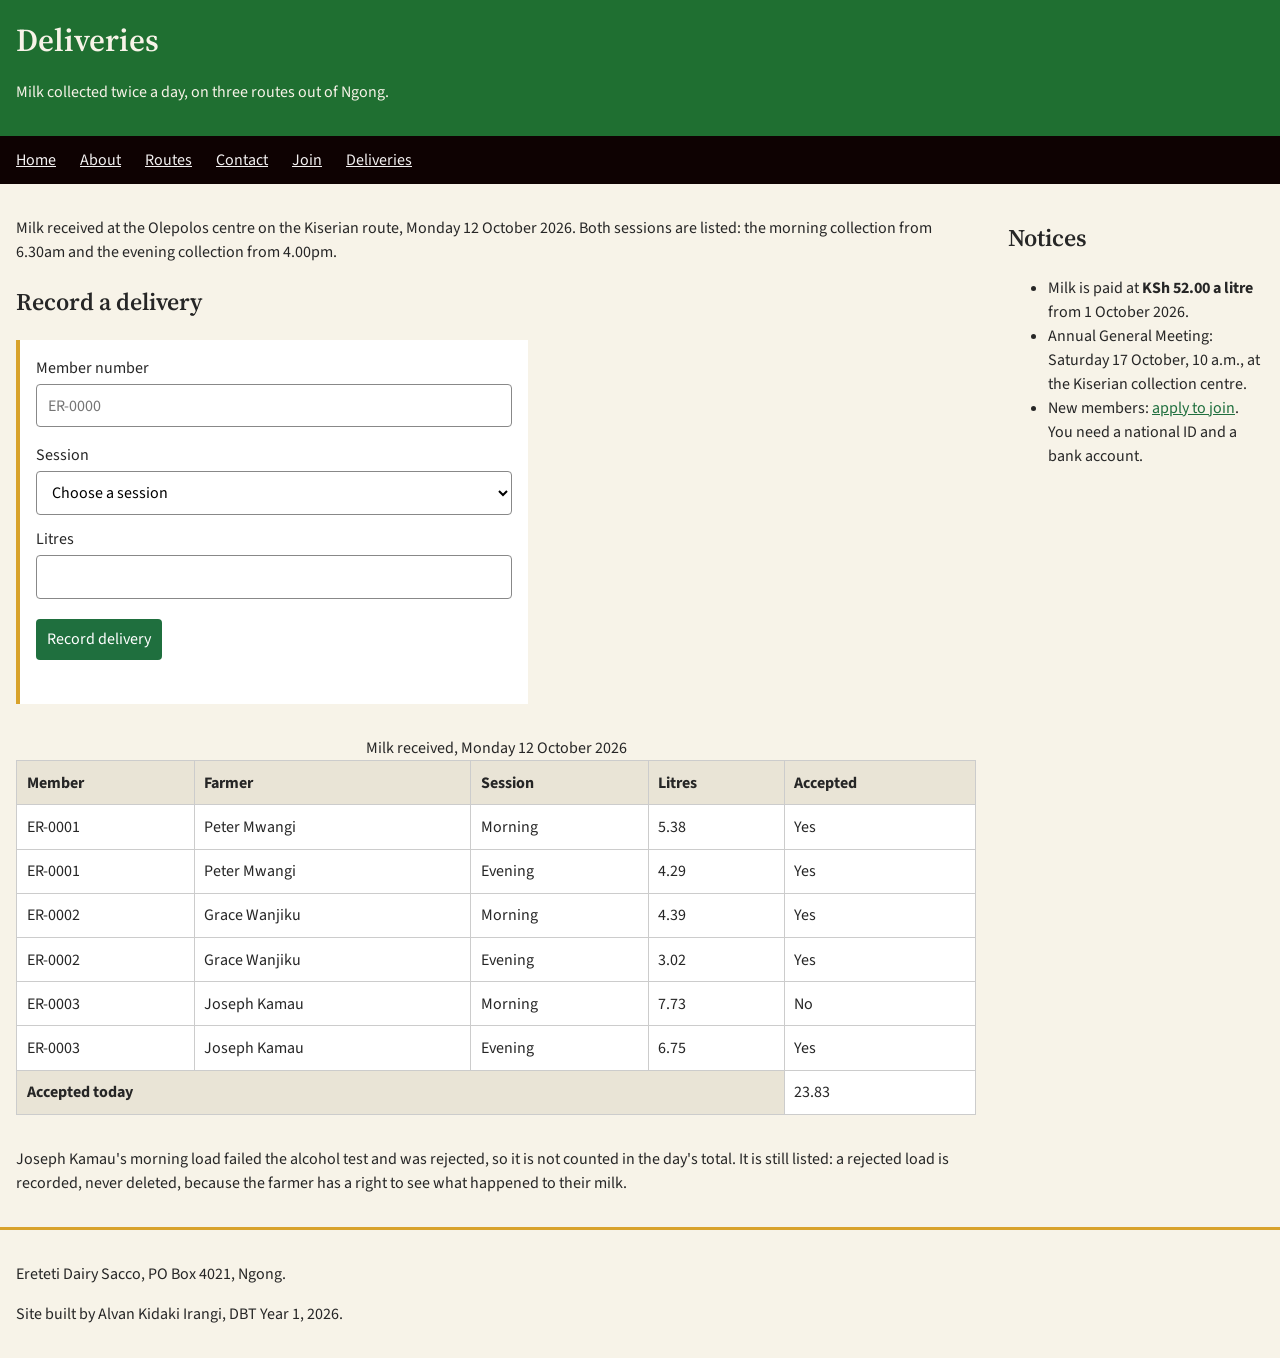
<file: deliveries.html>
<!DOCTYPE html>
<html lang="en">
<head>
  <meta charset="utf-8">
  <meta name="viewport" content="width=device-width, initial-scale=1">
  <title>Deliveries — Ereteti Dairy Sacco</title>
  <link rel="stylesheet" href="https://fonts.googleapis.com/css2?family=Source+Sans+3:wght@400;600&amp;family=Source+Serif+4:wght@600&amp;display=swap">
  <link rel="stylesheet" href="css/style.css">
  <!-- Week 8: the script, with defer -->
   <!-- an external js-->
  <script src="js/main.js" defer></script>

  <script>
    console.log("Embedded JS"); 
  </script>
</head>
<body>

  <header>
    <h1>Deliveries</h1>
    <p>Milk collected twice a day, on three routes out of Ngong.</p>
  </header>

  <nav>
    <ul>
      <li><a href="index.html">Home</a></li>
      <li><a href="about.html">About</a></li>
      <li><a href="routes.html">Routes</a></li>
      <li><a href="contact.html">Contact</a></li>
      <li><a href="register.html">Join</a></li>
      <li><a href="deliveries.html">Deliveries</a></li>
    </ul>
  </nav>

  <main>
    <p>Milk received at the Olepolos centre on the Kiserian route,
    Monday 12 October 2026. Both sessions are listed: the morning
    collection from 6.30am and the evening collection from 4.00pm.</p>

    <!-- Week 8: the clerk's form -->
    <h2>Record a delivery</h2>

    <form id="delivery-form" action="#" method="post">
      <label for="member">Member number</label>
      <input type="text" id="member" name="member_no"
             placeholder="ER-0000" required>
      <p id="member-message" class="message"
         aria-live="polite"></p>

      <label for="session">Session</label>
      <select id="session" name="session" required>
        <option value="">Choose a session</option>
        <option value="MORNING">Morning</option>
        <option value="EVENING">Evening</option>
      </select>

      <label for="litres">Litres</label>
      <input type="number" id="litres" name="litres"
             step="0.01" required>
      <p id="litres-message" class="message"
         aria-live="polite"></p>

      <button type="submit">Record delivery</button>
      <p id="form-message" aria-live="polite"></p>
    </form>

    <div class="table-scroll">
      <table >
        <caption>Milk received, Monday 12 October 2026</caption>

        <thead>
          <tr>
            <th scope="col">Member</th>
            <th scope="col">Farmer</th>
            <th scope="col">Session</th>
            <th scope="col">Litres</th>
            <th scope="col">Accepted</th>
          </tr>
        </thead>

        <tbody>
          <tr>
            <td>ER-0001</td>
            <td>Peter Mwangi</td>
            <td>Morning</td>
            <td>5.38</td>
            <td>Yes</td>
          </tr>
          <tr>
            <td>ER-0001</td>
            <td>Peter Mwangi</td>
            <td>Evening</td>
            <td>4.29</td>
            <td>Yes</td>
          </tr>
          <tr>
            <td>ER-0002</td>
            <td>Grace Wanjiku</td>
            <td>Morning</td>
            <td>4.39</td>
            <td>Yes</td>
          </tr>
          <tr>
            <td>ER-0002</td>
            <td>Grace Wanjiku</td>
            <td>Evening</td>
            <td>3.02</td>
            <td>Yes</td>
          </tr>
          <tr>
            <td>ER-0003</td>
            <td>Joseph Kamau</td>
            <td>Morning</td>
            <td>7.73</td>
            <td>No</td>
          </tr>
          <tr>
            <td>ER-0003</td>
            <td>Joseph Kamau</td>
            <td>Evening</td>
            <td>6.75</td>
            <td>Yes</td>
          </tr>
        </tbody>

        <tfoot>
          <tr>
            <th colspan="4" scope="row">Accepted today</th>
            <td id="accepted-total">23.83</td>
          </tr>
        </tfoot>
      </table>
    </div>

    <p>Joseph Kamau's morning load failed the alcohol test and was
    rejected, so it is not counted in the day's total. It is still
    listed: a rejected load is recorded, never deleted, because the
    farmer has a right to see what happened to their milk.</p>
  </main>

  <aside>
    <h2>Notices</h2>
    <ul>
      <li>Milk is paid at <strong>KSh 52.00 a litre</strong> from
          1 October 2026.</li>
      <li>Annual General Meeting: Saturday 17 October, 10 a.m., at the
          Kiserian collection centre.</li>
      <li>New members: <a href="register.html">apply to join</a>. You need
          a national ID and a bank account.</li>
    </ul>
  </aside>

  <footer>
    <p>Ereteti Dairy Sacco, PO Box 4021, Ngong.</p>
    <!-- change this line to your own name -->
    <p>Site built by Alvan Kidaki Irangi, DBT Year 1, 2026.</p>
  </footer>

</body>
</html>
</file>
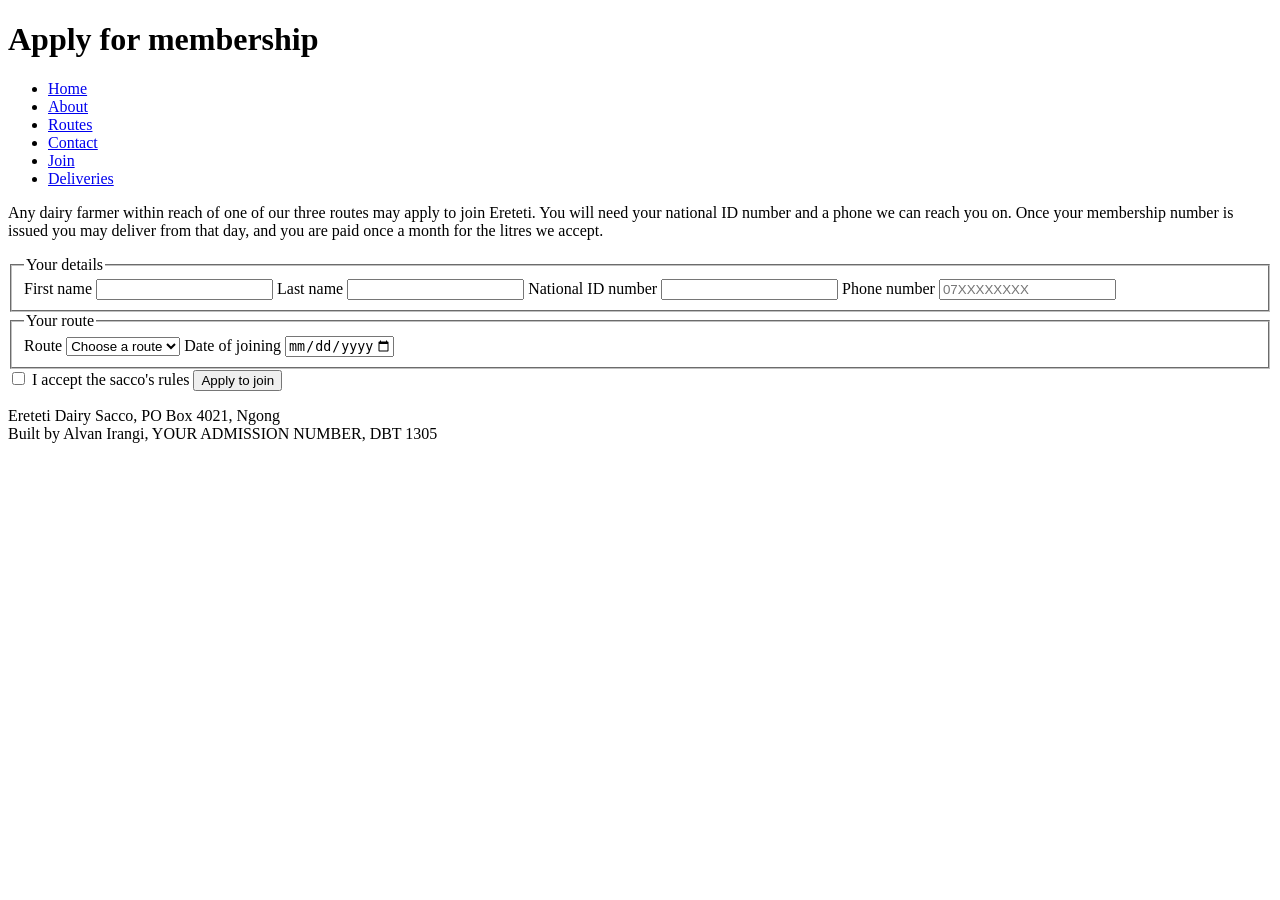
<file: register.html>
<!DOCTYPE html>
<html lang="en">
<head>
    <meta charset="UTF-8">
    <title>Apply for membership - Ereteti Dairy Sacco</title>
</head>
<body>

<header>
    <h1>Apply for membership</h1>
</header>

<nav>
    <ul>
        <li><a href="index.html">Home</a></li>
        <li><a href="about.html">About</a></li>
        <li><a href="routes.html">Routes</a></li>
        <li><a href="contact.html">Contact</a></li>
        <li><a href="register.html">Join</a></li>
        <li><a href="deliveries.html">Deliveries</a></li>
    </ul>
</nav>

<main>

    <p>
        Any dairy farmer within reach of one of our three routes may apply to join Ereteti.
        You will need your national ID number and a phone we can reach you on.
        Once your membership number is issued you may deliver from that day,
        and you are paid once a month for the litres we accept.
    </p>

    <form action="#" method="post">

        <fieldset>
            <legend>Your details</legend>

            <label for="first-name">First name</label>
            <input type="text" id="first-name" name="first_name" required>

            <label for="last-name">Last name</label>
            <input type="text" id="last-name" name="last_name" required>

            <label for="national-id">National ID number</label>
            <input type="text" id="national-id" name="national_id" required>

            <label for="phone">Phone number</label>
            <input type="tel"
                   id="phone"
                   name="phone"
                   pattern="07[0-9]{8}"
                   title="Ten digits, starting 07"
                   placeholder="07XXXXXXXX"
                   required>
        </fieldset>

        <fieldset>
            <legend>Your route</legend>

            <label for="route">Route</label>
            <select id="route" name="route" required>
                <option value="">Choose a route</option>
                <option value="1">Kiserian route</option>
                <option value="2">Ngong route</option>
                <option value="3">Rongai route</option>
            </select>

            <label for="date-joined">Date of joining</label>
            <input type="date"
                   id="date-joined"
                   name="date_joined"
                   max="2026-09-24"
                   required>
        </fieldset>

        <label for="rules">
            <input type="checkbox"
                   id="rules"
                   name="rules"
                   required>
            I accept the sacco's rules
        </label>

        <button type="submit">Apply to join</button>

    </form>

</main>

<footer>
    <p>
        Ereteti Dairy Sacco, PO Box 4021, Ngong<br>
        Built by Alvan Irangi, YOUR ADMISSION NUMBER, DBT 1305
    </p>
</footer>

</body>
</html>
</file>
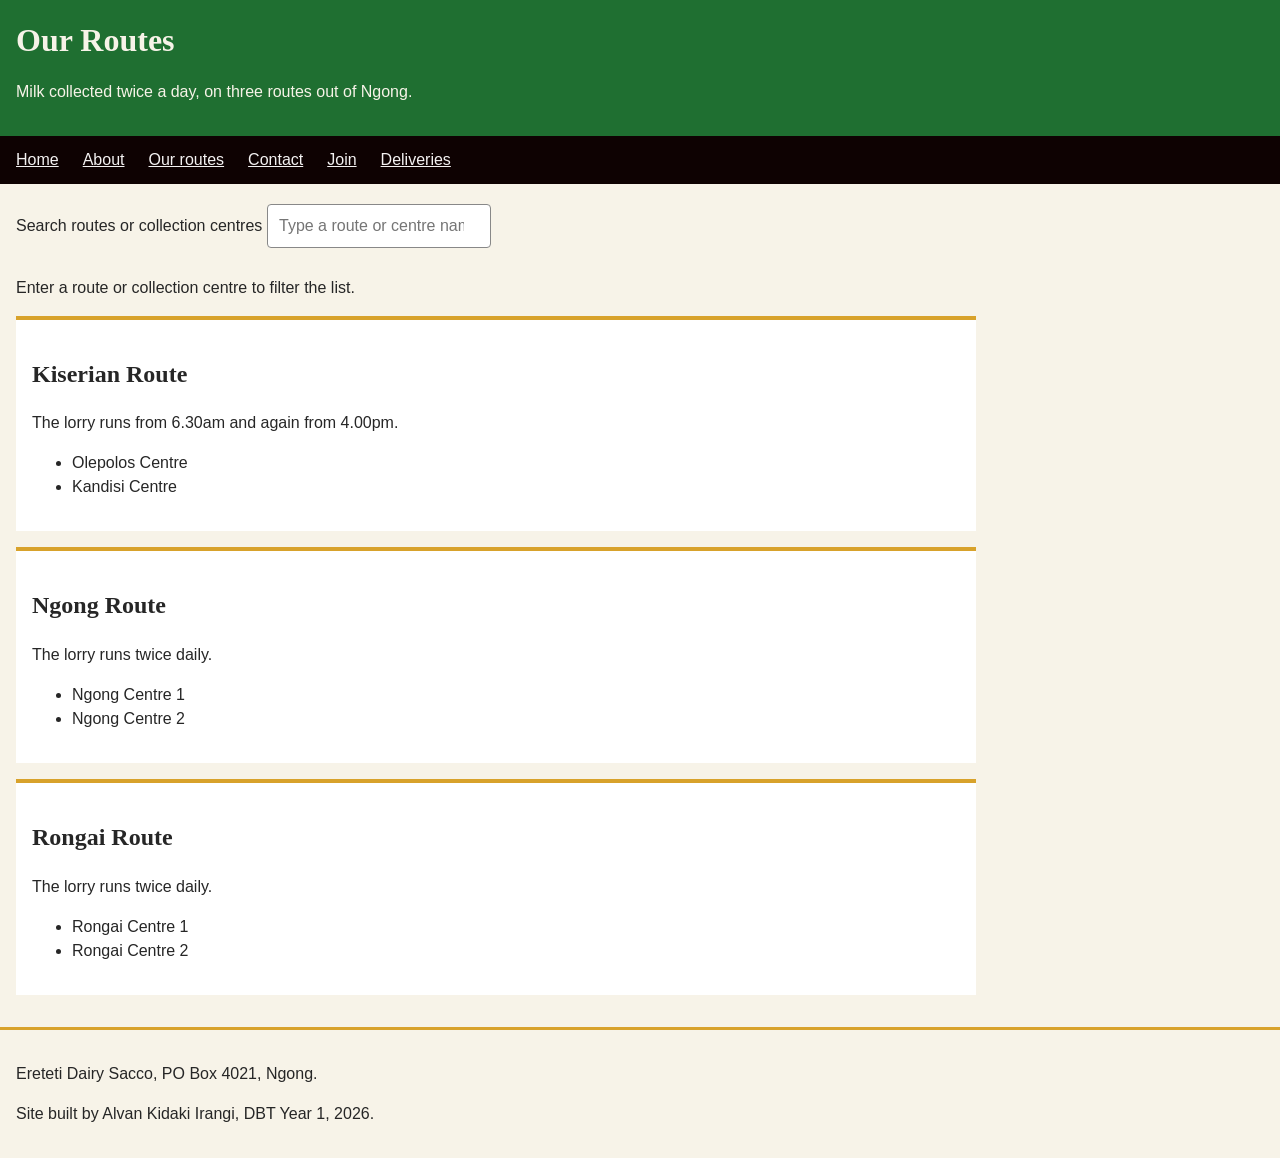
<file: routes.html>
<!DOCTYPE html>
<html lang="en">
<head>
    <meta charset="utf-8">
    <meta name="viewport" content="width=device-width, initial-scale=1">
    <link rel="stylesheet" href="css/style.css">
    <script src="js/main.js" defer></script>
    <title>Our routes - Ereteti Dairy Sacco</title>
</head>
<body>

<header>
    <h1>Our Routes</h1>
    <p>Milk collected twice a day, on three routes out of Ngong.</p>
</header>

<nav>
    <ul>
        <li><a href="index.html">Home</a></li>
        <li><a href="about.html">About</a></li>
        <li><a href="routes.html">Our routes</a></li>
        <li><a href="contact.html">Contact</a></li>
        <li><a href="register.html">Join</a></li>
        <li><a href="deliveries.html">Deliveries</a></li>
    </ul>
</nav>

<main>

<label for="route-search">Search routes or collection centres</label>
<input type="search" id="route-search" placeholder="Type a route or centre name" aria-describedby="route-search-help">
<p id="route-search-help">Enter a route or collection centre to filter the list.</p>
<p id="route-no-results" hidden>No matching routes or centres found.</p>

<section class="route-card">
    <h2>Kiserian Route</h2>

    <p>The lorry runs from 6.30am and again from 4.00pm.</p>

    <ul>
        <li>Olepolos Centre</li>
        <li>Kandisi Centre</li>
    </ul>
</section>

<section class="route-card">
    <h2>Ngong Route</h2>

    <p>The lorry runs twice daily.</p>

    <ul>
        <li>Ngong Centre 1</li>
        <li>Ngong Centre 2</li>
    </ul>
</section>

<section class="route-card">
    <h2>Rongai Route</h2>

    <p>The lorry runs twice daily.</p>

    <ul>
        <li>Rongai Centre 1</li>
        <li>Rongai Centre 2</li>
    </ul>
</section>

</main>

<footer>
    <p>Ereteti Dairy Sacco, PO Box 4021, Ngong.</p>
    <p>Site built by Alvan Kidaki Irangi, DBT Year 1, 2026.</p>
</footer>

</body>
</html>
</file>
<file: css/style.css>
/* a css comment*/
*{
    box-sizing: border-box;
}
body{
    margin: 0;
    background: #f7f3e8;
    color: #262626;
    line-height: 1.5;
    font-family: 'source sans 3',sans-serif;
}
h1,h2{
    font-family: 'source serif 4',serif;
    font-weight: 600;
}
header{
    background: #1f6f31;
    color: #f7f3e8;
}
nav{
    background: #0e0202;
}
nav a{
    color: #f4f2f2;
}
a{
    color: #1f6f3e;
}
header,main,aside,footer{
    padding: 1rem;
}
img{
    max-width: 100%;
    height: auto;
}

nav{
    position: sticky;
    top: 0;
}
nav ul{
    display: flex;
    flex-wrap: wrap;
    gap: 0.25rem 1.5rem;
    list-style: none;
    margin: 0;
/* what is the value for padding-right, padding-left,padding-top, padding-bottom give the following rule*/
    padding: 0.75rem 1rem;
}
.logo{
    width: 3.5rem;
    height: auto;
}
h1{
    display: flex;
    align-items: center;
    gap: 0.5rem;
    margin: 0;
}
.route-cards{
    display: flex;
    flex-wrap: wrap;
    gap: 1rem;
    list-style: none;
    padding: 0;
}
.route-cards li{
    flex: 1 1 12rem;
    padding: 1rem;
    background: #ffffff;
border-top: 4px solid #d8a22b;
}
body{
    display: grid;
    grid-template-columns: minmax(0,1fr) 18rem;
    grid-template-areas:
    "header header"
    "nav nav"
    "main aside"
    "footer footer";

}
header{grid-area: header}
nav{grid-area: nav}
main{grid-area: main}
aside{grid-area: aside}
footer{grid-area: footer}
footer{
    border-top:3px solid #d8a22b;
}

@media(max-width: 600px){
    body{
        grid-template-columns: minmax(0,1fr);
        grid-template-areas:
        "header"
        "nav"
        "main"
        "aside"
        "footer"
    }
    nav{
        position: static;
    }
    nav ul{
        flex-direction: column;
    }
    .logo{
        width: 2.5rem;
    }
}

/* Lab 3: route search and delivery form */
input, select, button {
    font: inherit;
    padding: 0.55rem 0.7rem;
    margin: 0.25rem 0 0.75rem;
    max-width: 100%;
}

input, select {
    border: 1px solid #888;
    border-radius: 4px;
    background: #fff;
}

button {
    border: 0;
    border-radius: 4px;
    background: #1f6f3e;
    color: #fff;
    cursor: pointer;
}

button:hover {
    background: #174f2d;
}

#delivery-form {
    max-width: 32rem;
    padding: 1rem;
    margin: 1rem 0;
    background: #fff;
    border-left: 4px solid #d8a22b;
}

#delivery-form label,
#delivery-form input,
#delivery-form select {
    display: block;
    width: 100%;
}

.message, #form-message {
    color: #8a2525;
    margin-top: 0;
}

.route-card {
    background: #fff;
    padding: 1rem;
    margin: 1rem 0;
    border-top: 4px solid #d8a22b;
}

table {
    width: 100%;
    border-collapse: collapse;
    background: #fff;
    margin: 1rem 0;
}

th, td {
    border: 1px solid #ccc;
    padding: 0.6rem;
    text-align: left;
}

th {
    background: #e9e4d6;
}

.table-scroll {
    overflow-x: auto;
}
</file>
